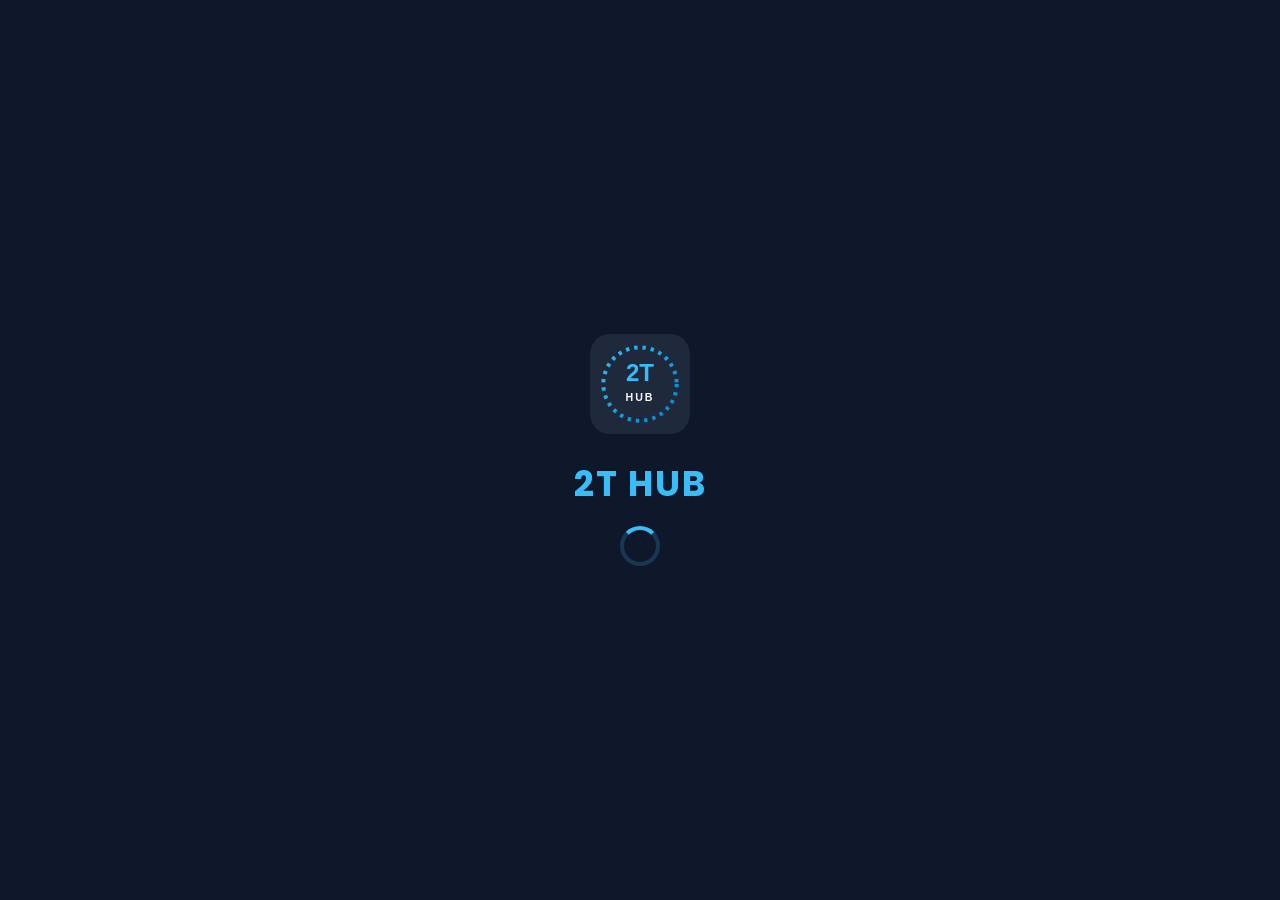
<file: index.html>
<!DOCTYPE html>
<html lang="it">
<head>
  <meta charset="UTF-8">
  <meta name="viewport" content="width=device-width, initial-scale=1.0, maximum-scale=1.0, user-scalable=no">
  <title>2T Hub - Benvenuto</title>
  <link rel="stylesheet" href="style.css">
  <link href="https://fonts.googleapis.com/css2?family=Poppins:wght@400;600;700&display=swap" rel="stylesheet">
</head>
<body>

  <!-- Loader Screen -->
  <div id="loader-screen" class="screen">
    <div class="loader-content">
      <img src="logo.svg" alt="2T Hub Logo" class="main-logo-anim">
      <h1 class="glow-text">2T HUB</h1>
      <div class="spinner"></div>
    </div>
  </div>

  <!-- Modal Selezione Utente -->
  <div id="user-select-screen" class="screen hidden">
    <div class="modal-card">
      <img src="logo.svg" alt="Logo" class="modal-logo">
      <h2>Accedi alla 2T</h2>
      <p>Seleziona il tuo nome per iniziare:</p>
      <select id="user-select">
        <option value="" disabled selected>Scegli il tuo nome...</option>
        <option value="AchiGas">AchiGas</option>
        <option value="Bacchio">Bacchio</option>
        <option value="Cala">Cala</option>
        <option value="Eleonora">Eleonora</option>
        <option value="Fabio">Fabio</option>
        <option value="Gabriele">Gabriele</option>
        <option value="Giovanni">Giovanni</option>
        <option value="Luca" data-admin="true">Luca (Admin)</option>
        <option value="Michelle">Michelle</option>
        <option value="NicoloB">NicoloB</option>
        <option value="Pela">Pela</option>
        <option value="Piccirillo">Piccirillo</option>
        <option value="Stufa">Stufa</option>
        <option value="Tommaso">Tommaso</option>
        <option value="Valerio">Valerio</option>
      </select>
      <button id="btn-enter" onclick="accendiHub()">Entra nell'Hub</button>
    </div>
  </div>

  <script src="script.js"></script>
</body>
</html>
</file>
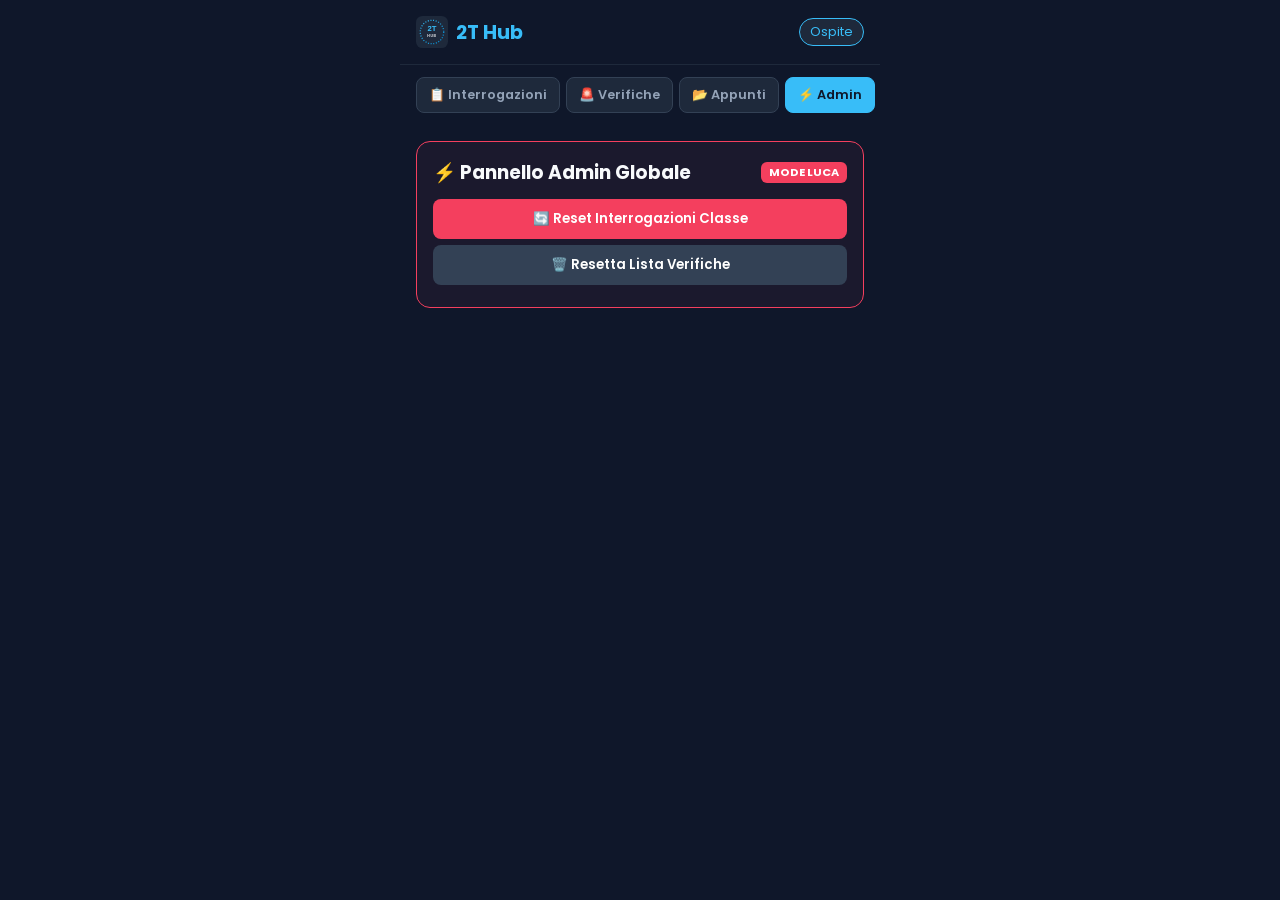
<file: admin.html>
<!DOCTYPE html>
<html lang="it">
<head>
  <meta charset="UTF-8">
  <meta name="viewport" content="width=device-width, initial-scale=1.0">
  <title>2T Hub - Controllo Admin</title>
  <link rel="stylesheet" href="style.css">
  <link href="https://fonts.googleapis.com/css2?family=Poppins:wght@400;600;700&display=swap" rel="stylesheet">
</head>
<body>

  <header class="top-bar">
    <a href="index.html" class="logo-group">
      <img src="logo.svg" alt="Logo" class="nav-logo">
      <span class="logo-text">2T Hub</span>
    </a>
    <div id="user-badge" class="user-badge">Ospite</div>
  </header>

  <nav class="nav-tabs">
    <a href="interrogazioni.html" class="tab-link">📋 Interrogazioni</a>
    <a href="verifiche.html" class="tab-link">🚨 Verifiche</a>
    <a href="appunti.html" class="tab-link">📂 Appunti</a>
    <a href="admin.html" class="tab-link active">⚡ Admin</a>
  </nav>

  <main class="content-container">

    <section class="card admin-card">
      <div class="admin-header">
        <h3>⚡ Pannello Admin Globale</h3>
        <span class="badge-admin">MODE LUCA</span>
      </div>
      
      <div class="admin-controls">
        <button class="btn-admin" onclick="resetRegistri()">🔄 Reset Interrogazioni Classe</button>
        <button class="btn-admin secondary" onclick="svuotaVerifiche()">🗑️ Resetta Lista Verifiche</button>
      </div>

      <!-- RIG SEGRETO (Solo con codice Gas/gas) -->
      <div id="secret-rig-panel" class="secret-box hidden">
        <h4>🤫 Rig Estrazione Segreto</h4>
        <p class="secret-desc">Seleziona chi escludere completamente o favorire nell'estrazione casuale.</p>
        
        <label>Compagno da ESCLUDERE (0% probabilità):</label>
        <select id="rig-exclude-select">
          <option value="">Nessuno (Naturale)</option>
        </select>
        
        <label style="margin-top:10px; display:block;">Compagno con BOOST (Alta probabilità):</label>
        <select id="rig-boost-select">
          <option value="">Nessuno (Naturale)</option>
        </select>
      </div>
    </section>

  </main>

  <script src="script.js"></script>
</body>
</html>
</file>
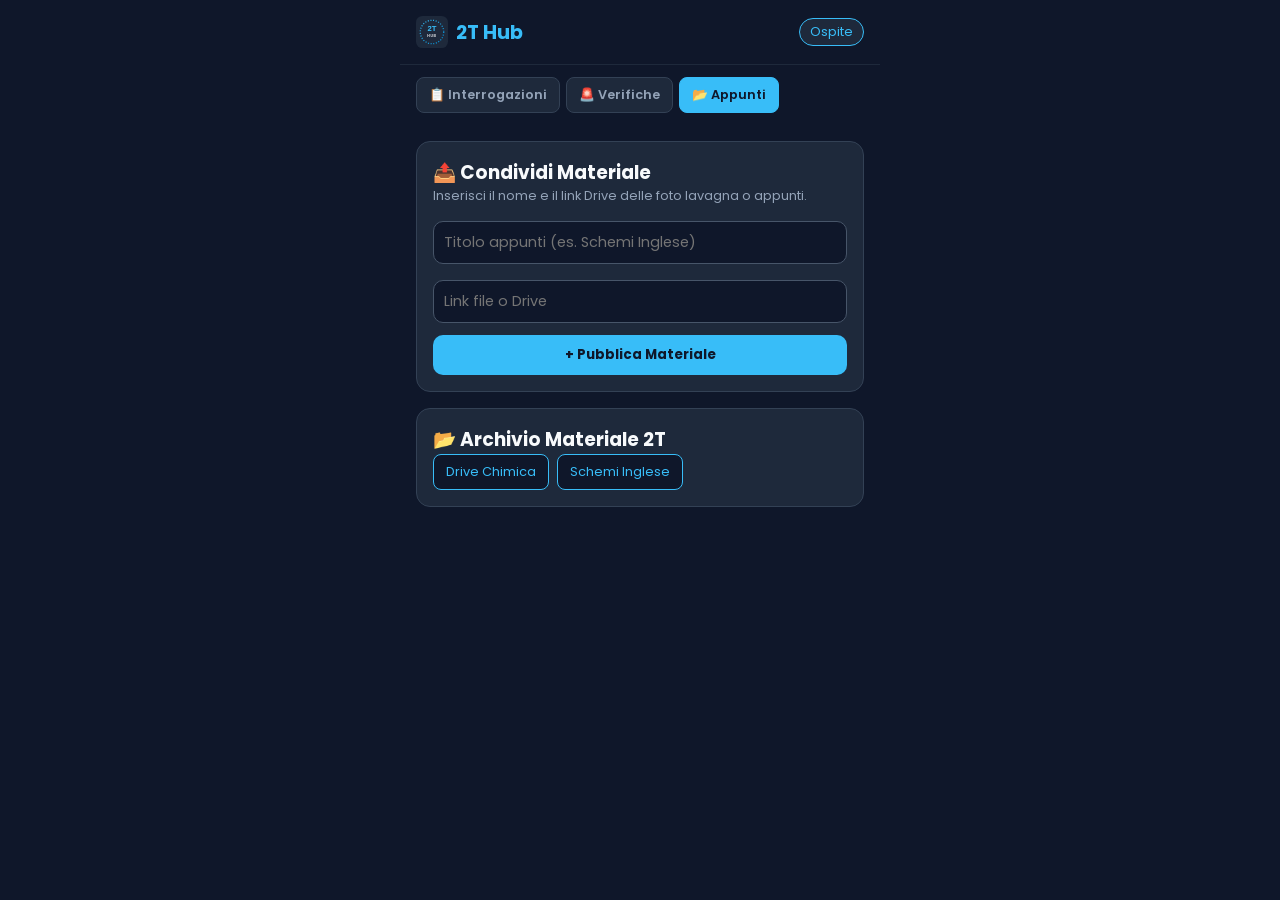
<file: appunti.html>
<!DOCTYPE html>
<html lang="it">
<head>
  <meta charset="UTF-8">
  <meta name="viewport" content="width=device-width, initial-scale=1.0">
  <title>2T Hub - Appunti</title>
  <link rel="stylesheet" href="style.css">
  <link href="https://fonts.googleapis.com/css2?family=Poppins:wght@400;600;700&display=swap" rel="stylesheet">
</head>
<body>

  <header class="top-bar">
    <a href="index.html" class="logo-group">
      <img src="logo.svg" alt="Logo" class="nav-logo">
      <span class="logo-text">2T Hub</span>
    </a>
    <div id="user-badge" class="user-badge">Ospite</div>
  </header>

  <nav class="nav-tabs">
    <a href="interrogazioni.html" class="tab-link">📋 Interrogazioni</a>
    <a href="verifiche.html" class="tab-link">🚨 Verifiche</a>
    <a href="appunti.html" class="tab-link active">📂 Appunti</a>
    <a href="admin.html" id="nav-admin-link" class="tab-link hidden">⚡ Admin</a>
  </nav>

  <main class="content-container">

    <section class="card">
      <h3>📤 Condividi Materiale</h3>
      <p class="section-desc">Inserisci il nome e il link Drive delle foto lavagna o appunti.</p>

      <div class="form-add-item">
        <input type="text" id="input-materiale-titolo" placeholder="Titolo appunti (es. Schemi Inglese)">
        <input type="url" id="input-materiale-link" placeholder="Link file o Drive">
        <button class="btn-primary" onclick="pubblicaMateriale()">+ Pubblica Materiale</button>
      </div>
    </section>

    <section class="card">
      <h3>📂 Archivio Materiale 2T</h3>
      <div id="links-grid" class="links-grid">
        <a class="chip-btn" href="#" target="_blank">Drive Chimica</a>
        <a class="chip-btn" href="#" target="_blank">Schemi Inglese</a>
      </div>
    </section>

  </main>

  <script src="script.js"></script>
</body>
</html>
</file>
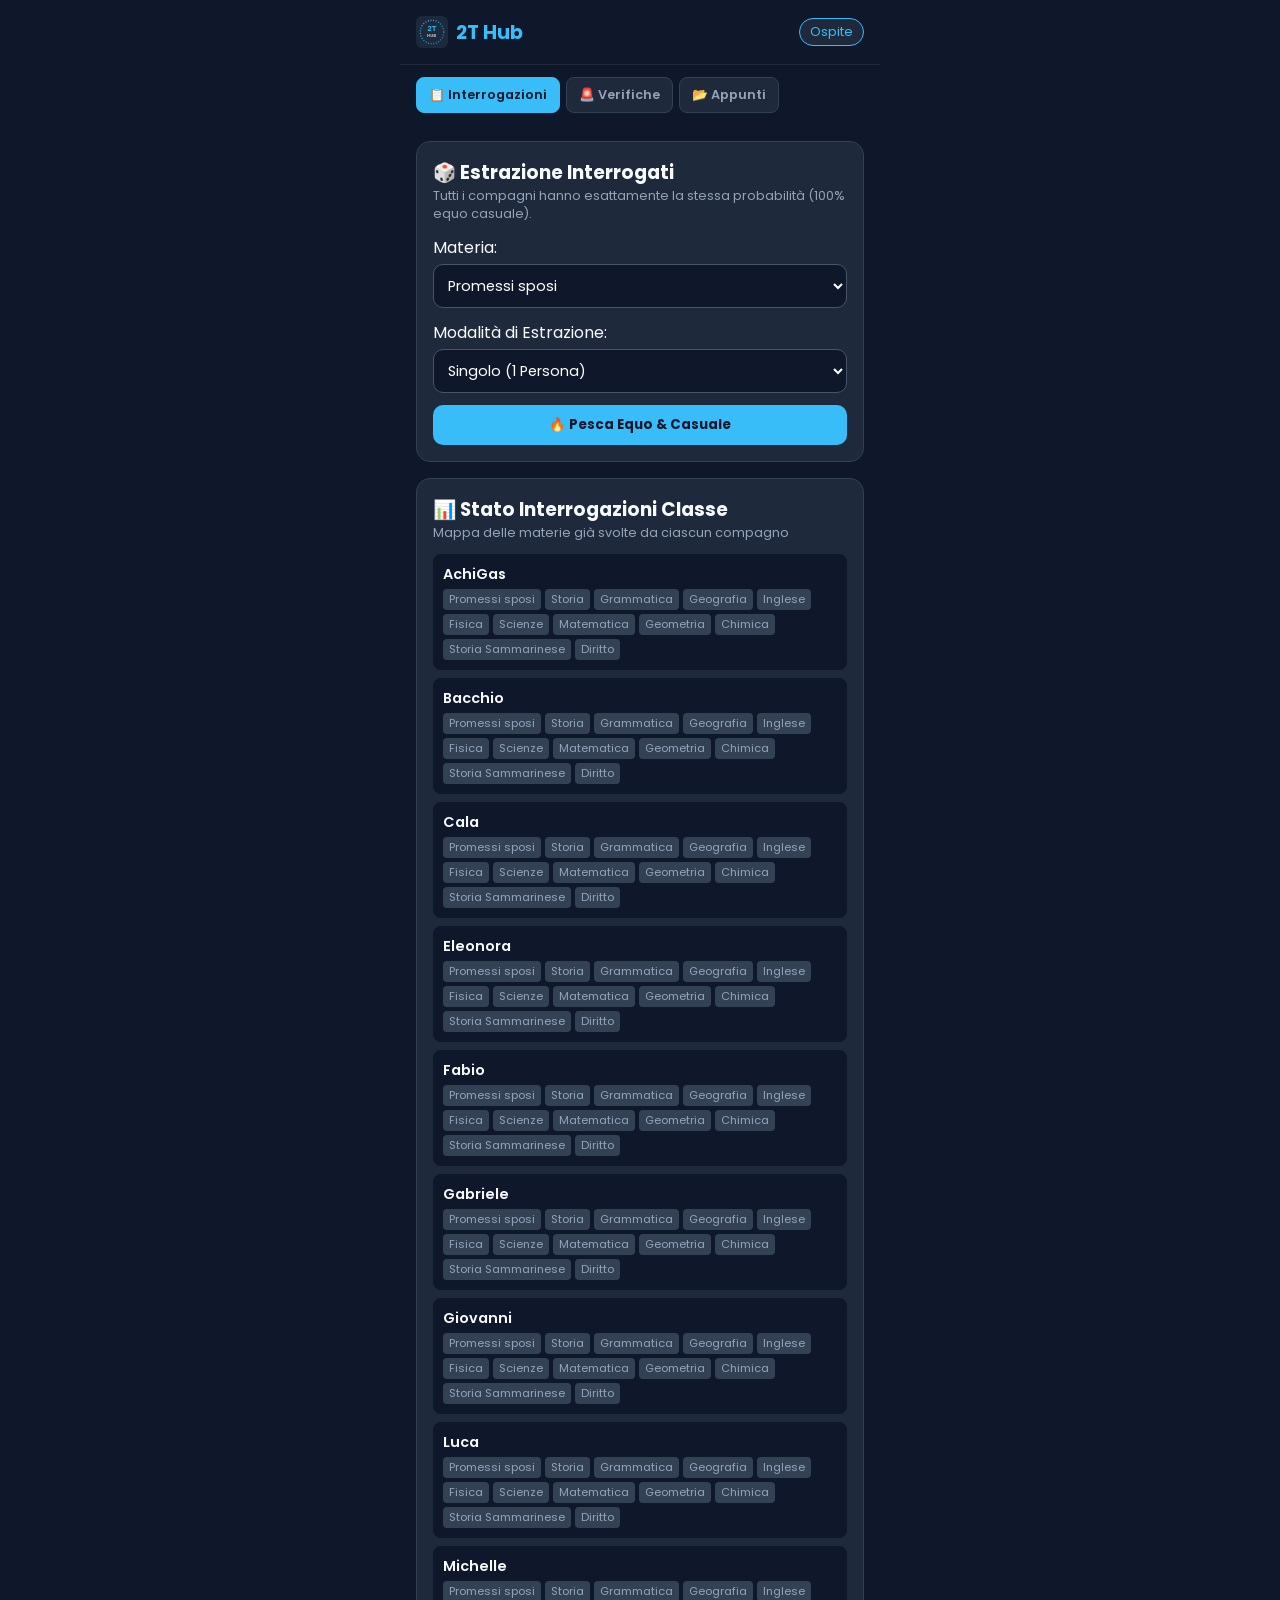
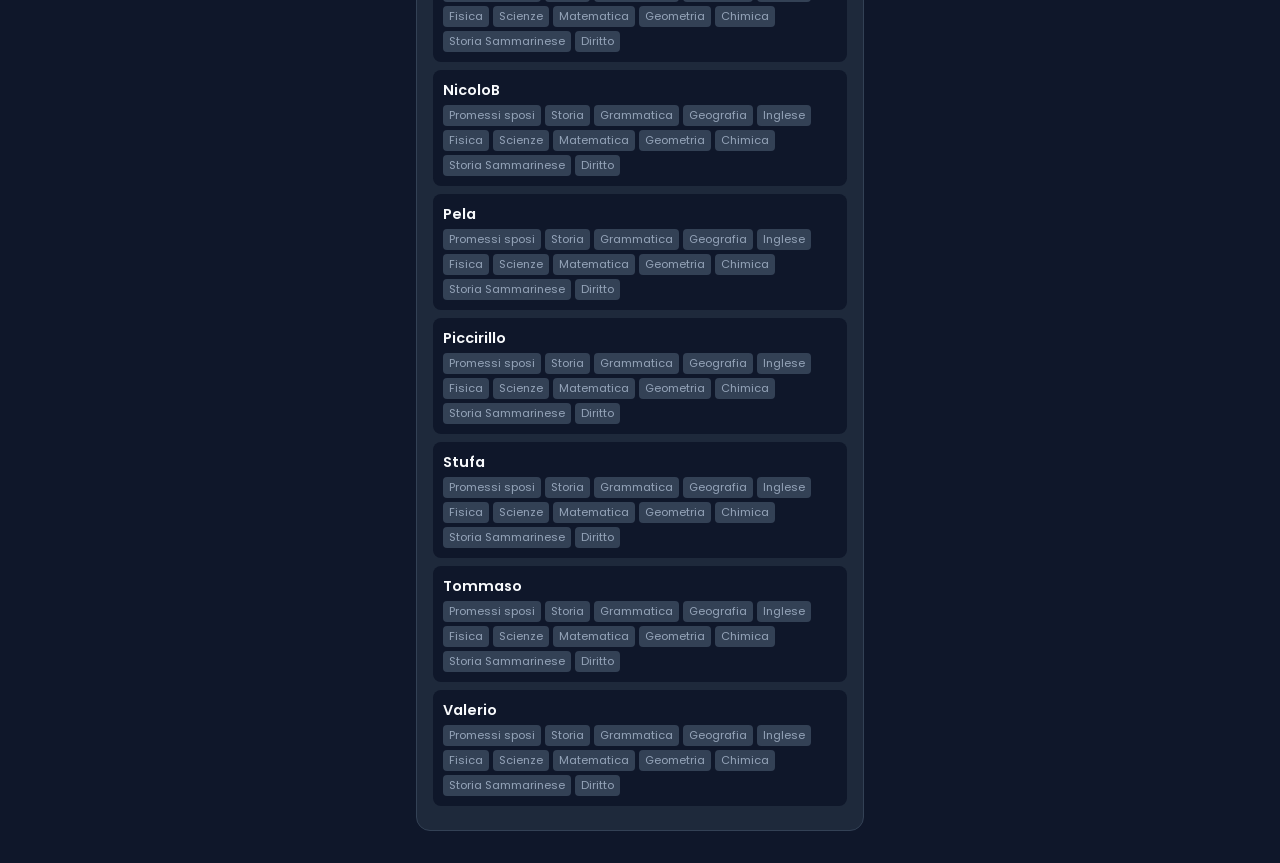
<file: interrogazioni.html>
<!DOCTYPE html>
<html lang="it">
<head>
  <meta charset="UTF-8">
  <meta name="viewport" content="width=device-width, initial-scale=1.0">
  <title>2T Hub - Interrogazioni</title>
  <link rel="stylesheet" href="style.css">
  <link rel="apple-touch-icon" href="logo.svg">
  <link rel="icon" type="image/svg+xml" href="logo.svg">
  <link href="https://fonts.googleapis.com/css2?family=Poppins:wght@400;600;700&display=swap" rel="stylesheet">
</head>
<body>

  <header class="top-bar">
    <a href="index.html" class="logo-group">
      <img src="logo.svg" alt="Logo" class="nav-logo">
      <span class="logo-text">2T Hub</span>
    </a>
    <div id="user-badge" class="user-badge">Ospite</div>
  </header>

  <nav class="nav-tabs">
    <a href="interrogazioni.html" class="tab-link active">📋 Interrogazioni</a>
    <a href="verifiche.html" class="tab-link">🚨 Verifiche</a>
    <a href="appunti.html" class="tab-link">📂 Appunti</a>
    <a href="admin.html" id="nav-admin-link" class="tab-link hidden">⚡ Admin</a>
  </nav>

  <main class="content-container">

    <section class="card">
      <h3>🎲 Estrazione Interrogati</h3>
      <p class="section-desc">Tutti i compagni hanno esattamente la stessa probabilità (100% equo casuale).</p>

      <div class="picker-form">
        <label>Materia:</label>
        <select id="pick-materia">
          <option value="Promessi sposi">Promessi sposi</option>
          <option value="Storia">Storia</option>
          <option value="Grammatica">Grammatica</option>
          <option value="Geografia">Geografia</option>
          <option value="Inglese">Inglese</option>
          <option value="Fisica">Fisica</option>
          <option value="Scienze">Scienze</option>
          <option value="Matematica">Matematica</option>
          <option value="Geometria">Geometria</option>
          <option value="Chimica">Chimica</option>
          <option value="Storia Sammarinese">Storia Sammarinese</option>
          <option value="Diritto">Diritto</option>
        </select>

        <label>Modalità di Estrazione:</label>
        <select id="pick-modalita">
          <option value="singolo">Singolo (1 Persona)</option>
          <option value="coppia">Coppia (2 Persone)</option>
          <option value="tris">Tris (3 Persone)</option>
        </select>

        <button class="btn-draw" onclick="estraiInterrogati()">🔥 Pesca Equo & Casuale</button>
      </div>

      <div id="draw-result" class="draw-result-box hidden">
        <h5>Estratti per l'interrogazione:</h5>
        <div id="draw-result-names" class="result-names"></div>
      </div>
    </section>

    <section class="card">
      <h3>📊 Stato Interrogazioni Classe</h3>
      <p class="section-desc">Mappa delle materie già svolte da ciascun compagno</p>
      <div id="class-status-list" class="class-status-list"></div>
    </section>

  </main>

  <script src="script.js"></script>
</body>
</html>
</file>
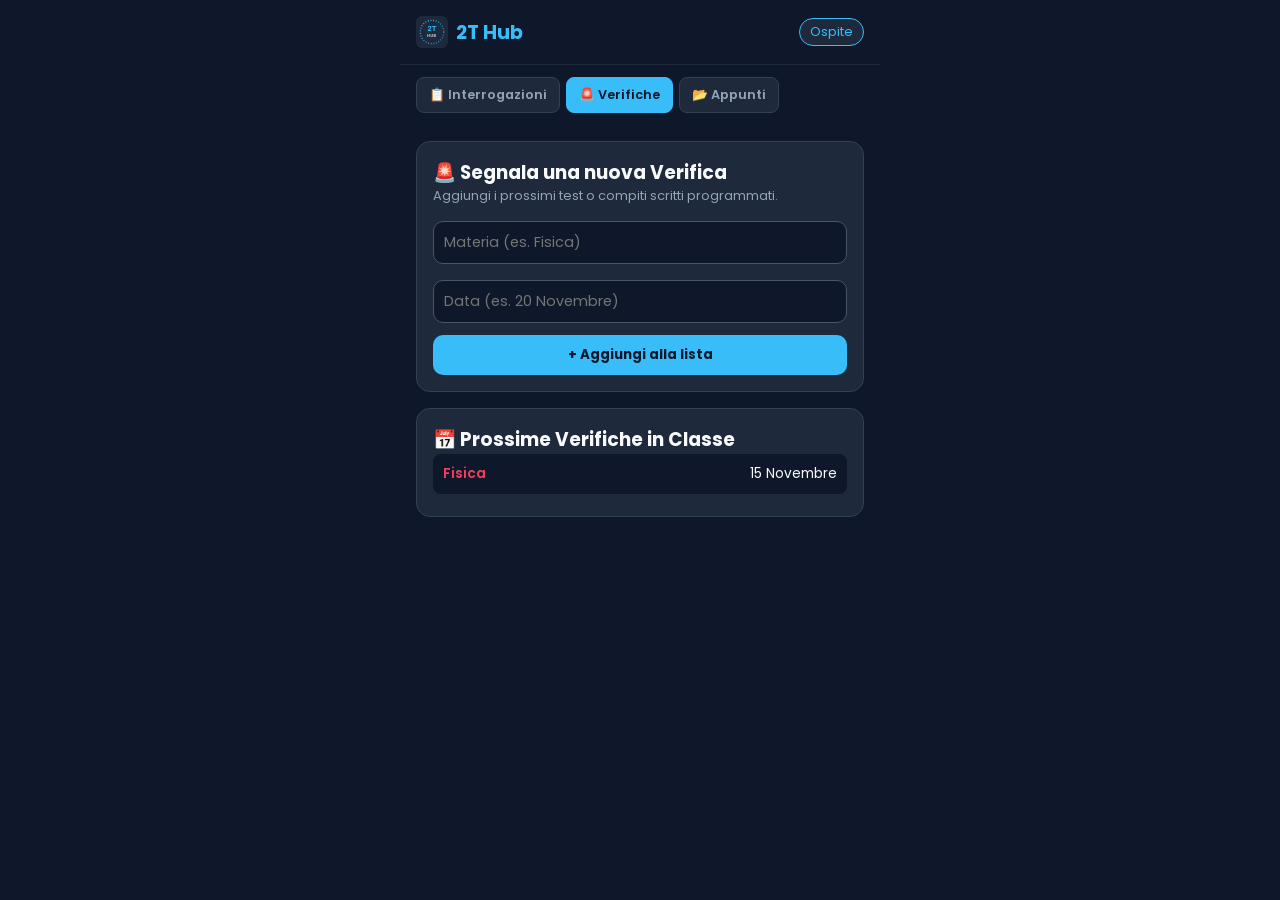
<file: verifiche.html>
<!DOCTYPE html>
<html lang="it">
<head>
  <meta charset="UTF-8">
  <meta name="viewport" content="width=device-width, initial-scale=1.0">
  <title>2T Hub - Verifiche</title>
  <link rel="stylesheet" href="style.css">
  <link href="https://fonts.googleapis.com/css2?family=Poppins:wght@400;600;700&display=swap" rel="stylesheet">
</head>
<body>

  <header class="top-bar">
    <a href="index.html" class="logo-group">
      <img src="logo.svg" alt="Logo" class="nav-logo">
      <span class="logo-text">2T Hub</span>
    </a>
    <div id="user-badge" class="user-badge">Ospite</div>
  </header>

  <nav class="nav-tabs">
    <a href="interrogazioni.html" class="tab-link">📋 Interrogazioni</a>
    <a href="verifiche.html" class="tab-link active">🚨 Verifiche</a>
    <a href="appunti.html" class="tab-link">📂 Appunti</a>
    <a href="admin.html" id="nav-admin-link" class="tab-link hidden">⚡ Admin</a>
  </nav>

  <main class="content-container">

    <section class="card">
      <h3>🚨 Segnala una nuova Verifica</h3>
      <p class="section-desc">Aggiungi i prossimi test o compiti scritti programmati.</p>

      <div class="form-add-item">
        <input type="text" id="input-verifica-materia" placeholder="Materia (es. Fisica)">
        <input type="text" id="input-verifica-data" placeholder="Data (es. 20 Novembre)">
        <button class="btn-primary" onclick="pubblicaVerifica()">+ Aggiungi alla lista</button>
      </div>
    </section>

    <section class="card">
      <h3>📅 Prossime Verifiche in Classe</h3>
      <div id="verifiche-list" class="verifiche-list">
        <div class="verifica-item">
          <span class="materia">Fisica</span>
          <span class="data">15 Novembre</span>
        </div>
      </div>
    </section>

  </main>

  <script src="script.js"></script>
</body>
</html>
</file>
<file: style.css>
* {
  box-sizing: border-box;
  margin: 0;
  padding: 0;
  font-family: 'Poppins', sans-serif;
  -webkit-tap-highlight-color: transparent;
}

body {
  background-color: #0f172a;
  color: #f8fafc;
  display: flex;
  flex-direction: column;
  align-items: center;
  min-height: 100vh;
}

.screen {
  position: fixed;
  top: 0; left: 0;
  width: 100vw; height: 100vh;
  background: #0f172a;
  display: flex;
  justify-content: center;
  align-items: center;
  z-index: 100;
}

.hidden { display: none !important; }

/* Loader & Logos */
.loader-content { text-align: center; }
.main-logo-anim { width: 100px; height: 100px; margin-bottom: 16px; animation: pulse 2s infinite ease-in-out; }
@keyframes pulse { 0%, 100% { transform: scale(1); } 50% { transform: scale(1.08); } }

.glow-text { font-size: 2.2rem; font-weight: 700; color: #38bdf8; margin-bottom: 16px; letter-spacing: 2px; }
.spinner { width: 40px; height: 40px; margin: 0 auto; border: 4px solid rgba(56, 189, 248, 0.2); border-top-color: #38bdf8; border-radius: 50%; animation: spin 1s linear infinite; }
@keyframes spin { to { transform: rotate(360deg); } }

/* Select User Modal */
.modal-card { background: #1e293b; padding: 24px; border-radius: 16px; width: 85%; max-width: 340px; text-align: center; border: 1px solid #334155; }
.modal-logo { width: 64px; height: 64px; margin-bottom: 10px; }
select, input { width: 100%; padding: 10px; border-radius: 10px; background: #0f172a; color: #fff; border: 1px solid #475569; font-size: 0.9rem; margin-top: 4px; margin-bottom: 12px; }

button#btn-enter, .btn-primary, .btn-draw { width: 100%; padding: 10px; background: #38bdf8; color: #0f172a; font-weight: 700; border: none; border-radius: 10px; cursor: pointer; }

/* Layout Header e Navigazione Tabs */
.top-bar { width: 100%; max-width: 480px; display: flex; justify-content: space-between; align-items: center; padding: 16px; border-bottom: 1px solid #1e293b; }
.logo-group { display: flex; align-items: center; gap: 8px; text-decoration: none; }
.nav-logo { width: 32px; height: 32px; }
.logo-text { font-size: 1.2rem; font-weight: 700; color: #38bdf8; }
.user-badge { background: #1e293b; padding: 4px 10px; border-radius: 20px; font-size: 0.8rem; color: #38bdf8; border: 1px solid #38bdf8; }

.nav-tabs { width: 100%; max-width: 480px; display: flex; gap: 6px; padding: 12px 16px; overflow-x: auto; }
.tab-link { background: #1e293b; color: #94a3b8; padding: 8px 12px; border-radius: 8px; font-size: 0.8rem; font-weight: 600; text-decoration: none; white-space: nowrap; border: 1px solid #334155; }
.tab-link.active { background: #38bdf8; color: #0f172a; border-color: #38bdf8; }

.content-container { width: 100%; max-width: 480px; padding: 16px; }
.card { background: #1e293b; border-radius: 14px; padding: 16px; margin-bottom: 16px; border: 1px solid #334155; }
.section-desc { font-size: 0.8rem; color: #94a3b8; margin-bottom: 12px; }

/* Dynamic List Items */
.student-row { background: #0f172a; padding: 10px; border-radius: 8px; margin-bottom: 8px; }
.student-name { font-weight: 600; font-size: 0.9rem; color: #f8fafc; margin-bottom: 4px; }
.subjects-tags { display: flex; flex-wrap: wrap; gap: 4px; }
.tag { background: #334155; color: #94a3b8; font-size: 0.7rem; padding: 2px 6px; border-radius: 4px; }
.tag.done { background: rgba(74, 222, 128, 0.2); color: #4ade80; border: 1px solid #4ade80; }

.verifica-item { display: flex; justify-content: space-between; background: #0f172a; padding: 10px; border-radius: 8px; font-size: 0.85rem; margin-bottom: 6px; }
.verifica-item .materia { font-weight: 600; color: #f43f5e; }

.links-grid { display: flex; flex-wrap: wrap; gap: 8px; }
.chip-btn { background: #0f172a; color: #38bdf8; border: 1px solid #38bdf8; padding: 8px 12px; border-radius: 8px; font-size: 0.8rem; text-decoration: none; }

/* Admin Styling */
.admin-card { border: 1px solid #f43f5e; background: rgba(244, 63, 94, 0.05); }
.admin-header { display: flex; justify-content: space-between; align-items: center; margin-bottom: 12px; }
.badge-admin { background: #f43f5e; color: #fff; font-size: 0.7rem; padding: 2px 8px; border-radius: 6px; font-weight: 700; }
.btn-admin { width: 100%; padding: 10px; background: #f43f5e; color: #fff; border: none; border-radius: 8px; font-weight: 600; cursor: pointer; margin-bottom: 6px; }
.btn-admin.secondary { background: #334155; }
.secret-box { margin-top: 14px; padding: 12px; background: #020617; border: 1px dashed #f43f5e; border-radius: 10px; }
.secret-box h4 { color: #f43f5e; font-size: 0.85rem; margin-bottom: 4px; }
.secret-desc { font-size: 0.75rem; color: #94a3b8; margin-bottom: 8px; }
.draw-result-box { margin-top: 12px; padding: 12px; background: rgba(56, 189, 248, 0.1); border: 1px solid #38bdf8; border-radius: 8px; text-align: center; }
.result-names { font-size: 1.2rem; font-weight: 700; color: #4ade80; margin-top: 6px; }
</file>
